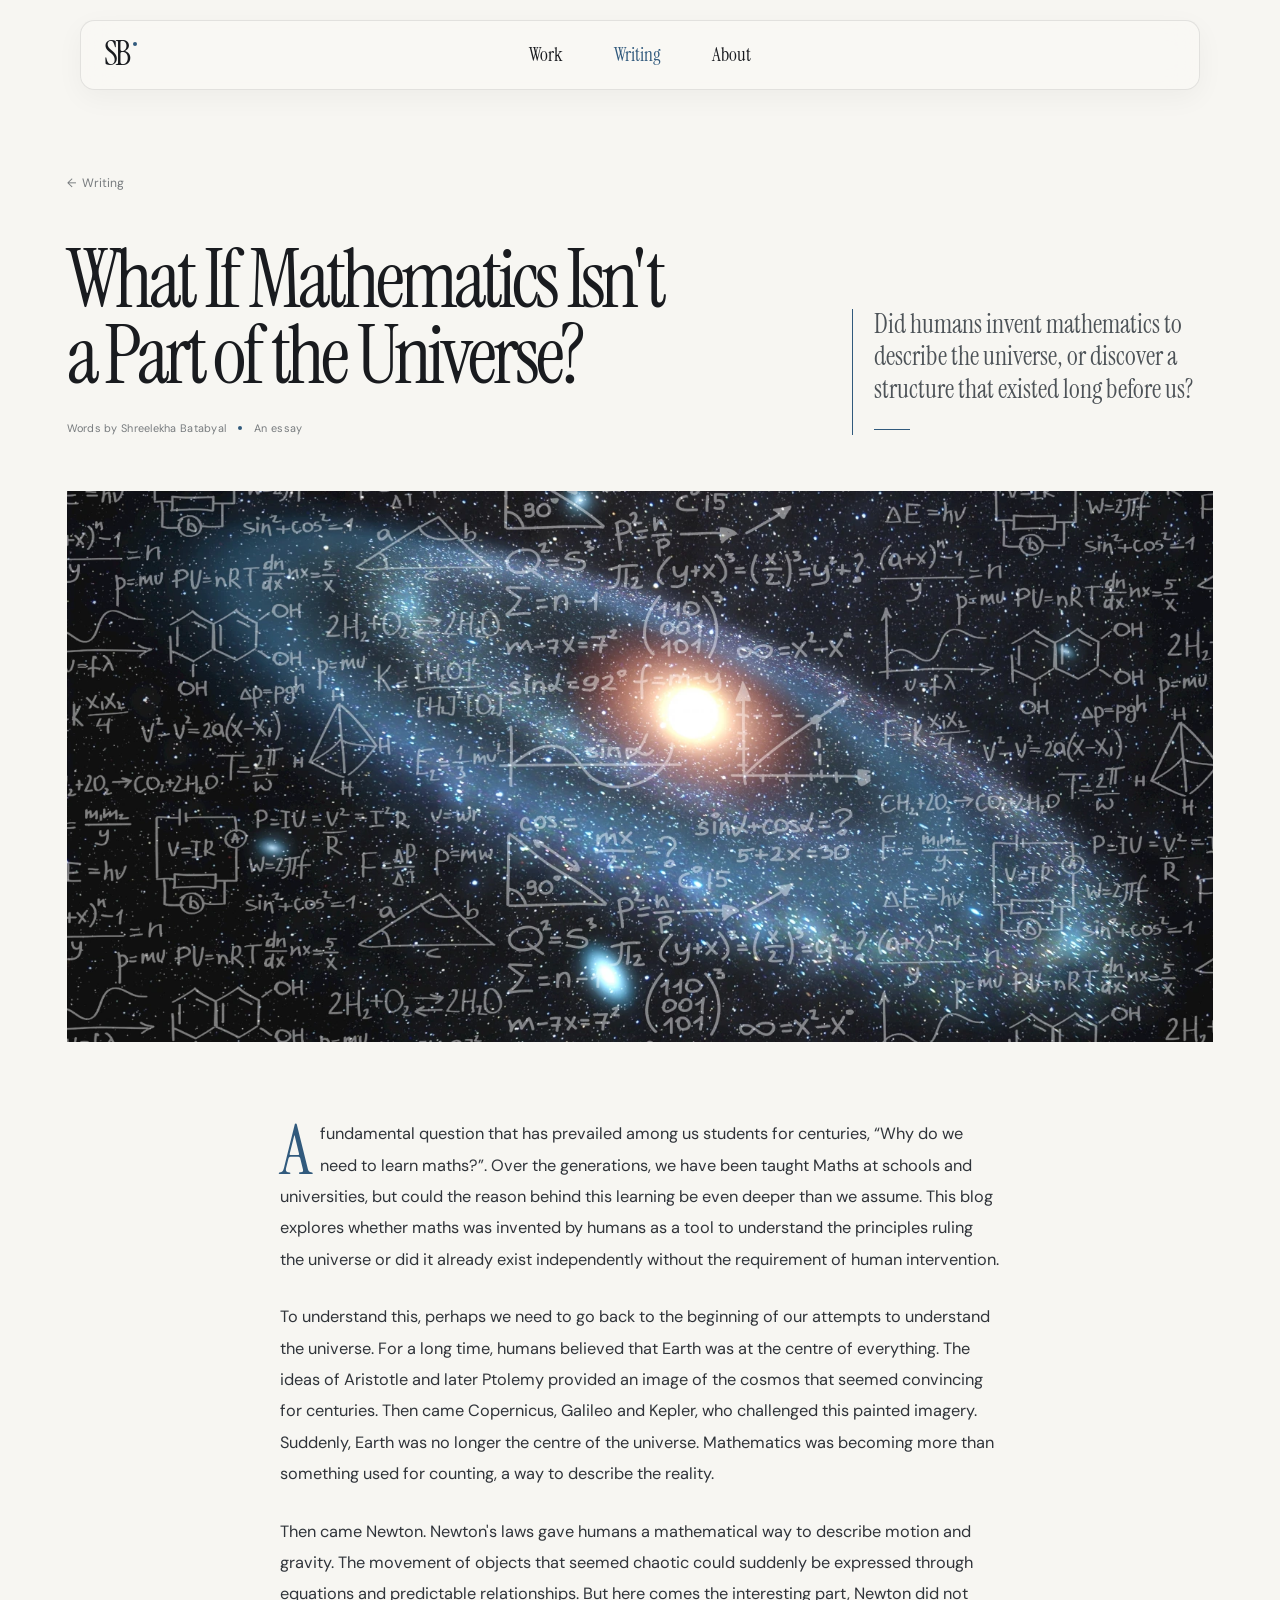
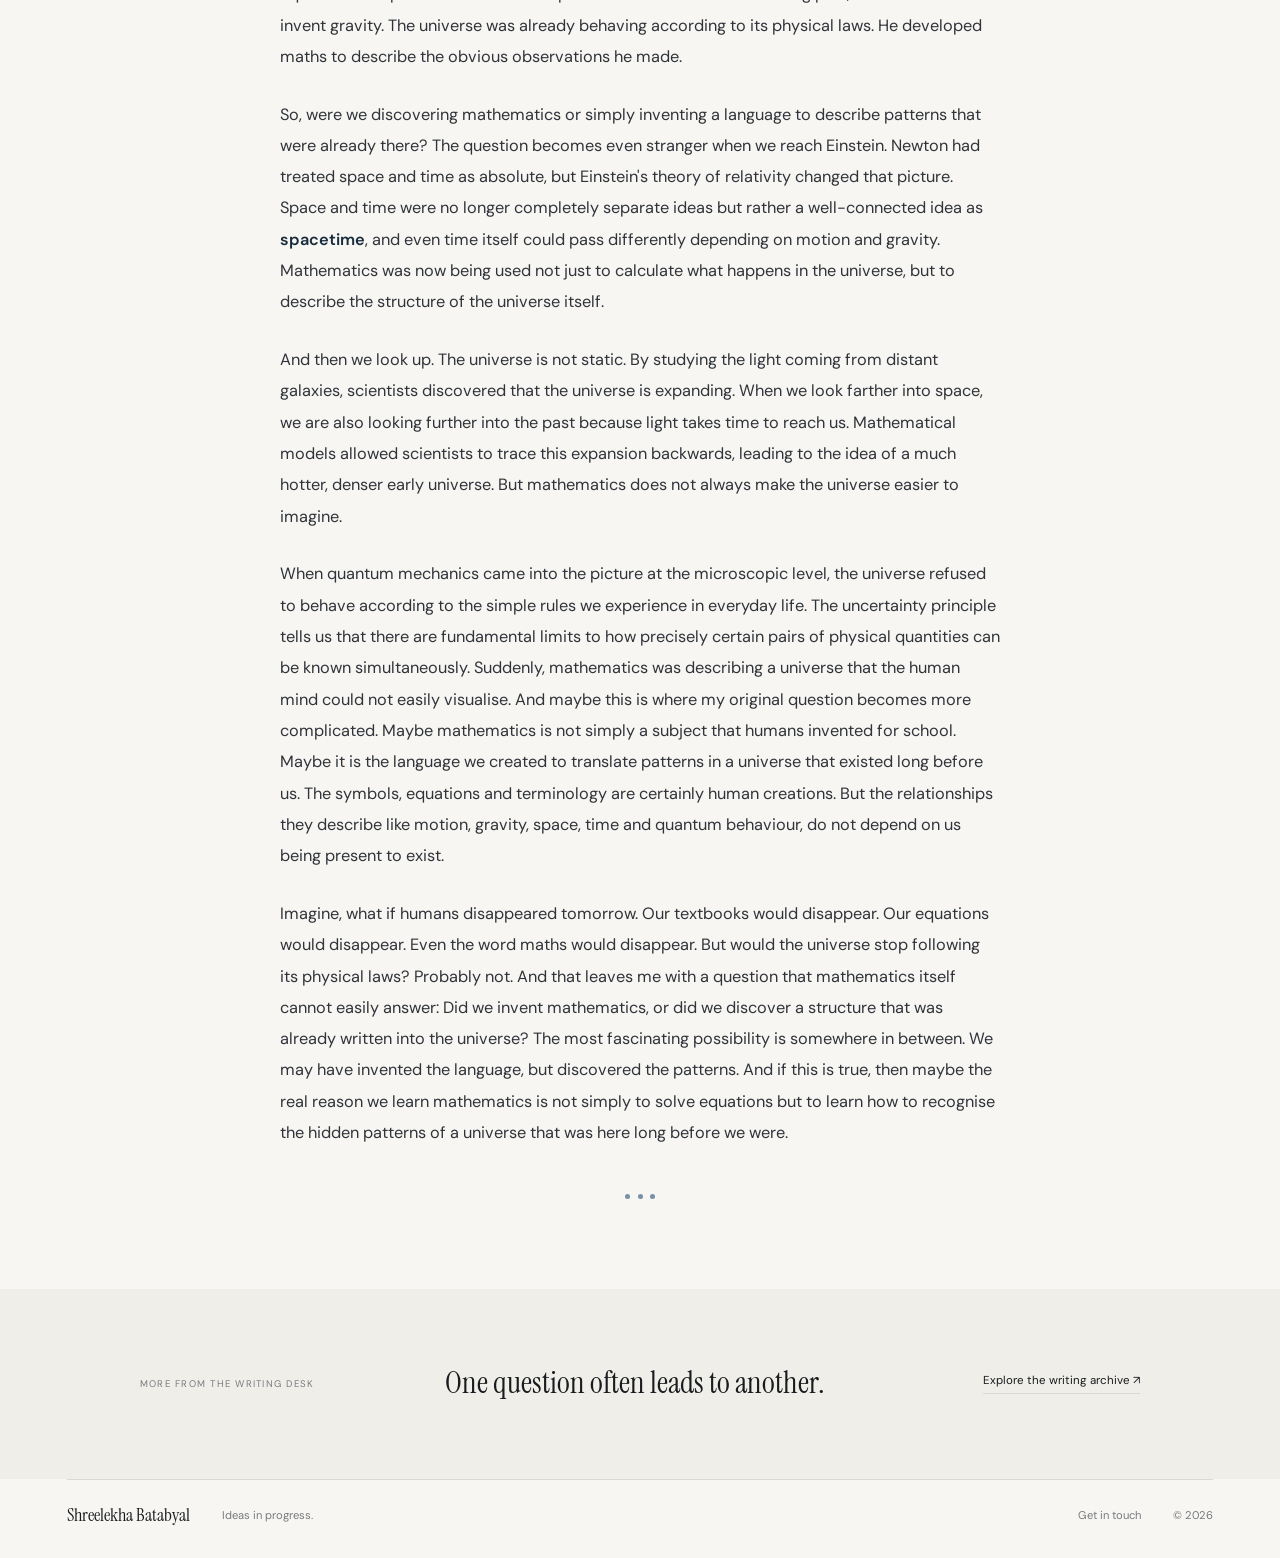
<file: blog1.html>
<!doctype html>
<html lang="en">
<head>
  <meta charset="utf-8">
  <meta name="viewport" content="width=device-width, initial-scale=1">
  <meta name="theme-color" content="#f7f6f2">
  <meta name="description" content="What If Mathematics Isn't a Part of the Universe? An essay by Shreelekha Batabyal about mathematics, physics and the patterns of the universe.">
  <title>What If Mathematics Isn't a Part of the Universe? — Shreelekha Batabyal</title>
  <link rel="preconnect" href="https://fonts.googleapis.com">
  <link rel="preconnect" href="https://fonts.gstatic.com" crossorigin>
  <link href="https://fonts.googleapis.com/css2?family=DM+Sans:wght@400;500;600&family=Instrument+Serif:ital@0;1&display=swap" rel="stylesheet">
  <link rel="stylesheet" href="styles.css">
  <link rel="stylesheet" href="blog1.css">
</head>
<body class="article-page">
  <a class="skip-link" href="#main">Skip to content</a>
  <header class="site-header article-site-header">
    <a class="monogram" href="index.html" aria-label="Shreelekha Batabyal, home"><span>SB</span><i aria-hidden="true"></i></a>
    <nav class="main-nav" aria-label="Main navigation">
      <a href="work.html">Work</a>
      <a href="writing.html" aria-current="page">Writing</a>
      <a href="index.html#about">About</a>
    </nav>
  </header>

  <main id="main">
    <article class="essay">
      <header class="essay-intro">
        <a class="essay-back" href="writing.html">←&nbsp; Writing</a>
        <div class="essay-heading-grid">
          <div class="essay-heading-main">
            <h1>What If Mathematics Isn't a Part of the Universe?</h1>
            <div class="essay-byline"><span>Words by Shreelekha Batabyal</span><span class="byline-separator"></span><span>An essay</span></div>
          </div>
          <div class="essay-deck-wrap">
            <p class="essay-deck">Did humans invent mathematics to describe the universe, or discover a structure that existed long before us?</p>
            <span class="deck-rule" aria-hidden="true"></span>
          </div>
        </div>
      </header>

      <figure class="essay-cover" aria-label="Essay cover image">
        <img src="blog1.png" alt="A visual interpretation of mathematics and the universe" onerror="this.closest('.essay-cover').classList.add('is-empty');this.remove()">
      </figure>

      <div class="essay-reading-grid">
        <div class="essay-content">
          <div class="essay-prose">
            <p>A fundamental question that has prevailed among us students for centuries, “Why do we need to learn maths?”. Over the generations, we have been taught Maths at schools and universities, but could the reason behind this learning be even deeper than we assume. This blog explores whether maths was invented by humans as a tool to understand the principles ruling the universe or did it already exist independently without the requirement of human intervention.</p>
          <p>To understand this, perhaps we need to go back to the beginning of our attempts to understand the universe. For a long time, humans believed that Earth was at the centre of everything. The ideas of Aristotle and later Ptolemy provided an image of the cosmos that seemed convincing for centuries. Then came Copernicus, Galileo and Kepler, who challenged this painted imagery. Suddenly, Earth was no longer the centre of the universe. Mathematics was becoming more than something used for counting, a way to describe the reality.</p>
          <p>Then came Newton. Newton's laws gave humans a mathematical way to describe motion and gravity. The movement of objects that seemed chaotic could suddenly be expressed through equations and predictable relationships. But here comes the interesting part, Newton did not invent gravity. The universe was already behaving according to its physical laws. He developed maths to describe the obvious observations he made.</p>
          <p>So, were we discovering mathematics or simply inventing a language to describe patterns that were already there? The question becomes even stranger when we reach Einstein. Newton had treated space and time as absolute, but Einstein's theory of relativity changed that picture. Space and time were no longer completely separate ideas but rather a well-connected idea as <strong>spacetime</strong>, and even time itself could pass differently depending on motion and gravity. Mathematics was now being used not just to calculate what happens in the universe, but to describe the structure of the universe itself.</p>
          <p>And then we look up. The universe is not static. By studying the light coming from distant galaxies, scientists discovered that the universe is expanding. When we look farther into space, we are also looking further into the past because light takes time to reach us. Mathematical models allowed scientists to trace this expansion backwards, leading to the idea of a much hotter, denser early universe. But mathematics does not always make the universe easier to imagine.</p>
          <p>When quantum mechanics came into the picture at the microscopic level, the universe refused to behave according to the simple rules we experience in everyday life. The uncertainty principle tells us that there are fundamental limits to how precisely certain pairs of physical quantities can be known simultaneously. Suddenly, mathematics was describing a universe that the human mind could not easily visualise. And maybe this is where my original question becomes more complicated. Maybe mathematics is not simply a subject that humans invented for school. Maybe it is the language we created to translate patterns in a universe that existed long before us. The symbols, equations and terminology are certainly human creations. But the relationships they describe like motion, gravity, space, time and quantum behaviour, do not depend on us being present to exist.</p>
          <p>Imagine, what if humans disappeared tomorrow. Our textbooks would disappear. Our equations would disappear. Even the word maths would disappear. But would the universe stop following its physical laws? Probably not. And that leaves me with a question that mathematics itself cannot easily answer: Did we invent mathematics, or did we discover a structure that was already written into the universe? The most fascinating possibility is somewhere in between. We may have invented the language, but discovered the patterns. And if this is true, then maybe the real reason we learn mathematics is not simply to solve equations but to learn how to recognise the hidden patterns of a universe that was here long before we were.</p>
          </div>
          <div class="essay-ending" aria-hidden="true"><span></span><span></span><span></span></div>
        </div>
      </div>

      <section class="essay-return">
        <div class="essay-return-inner">
          <p class="return-label">MORE FROM THE WRITING DESK</p>
          <p>One question often leads to another.</p>
          <a href="writing.html#essays">Explore the writing archive <span aria-hidden="true">↗</span></a>
        </div>
      </section>
    </article>
  </main>

  <footer class="site-footer">
    <a class="footer-name" href="index.html">Shreelekha Batabyal</a>
    <span>Ideas in progress.</span>
    <a href="mailto:hello@example.com">Get in touch</a>
    <span class="copyright">© <span data-year></span></span>
  </footer>
  <script>const year=document.querySelector('[data-year]');if(year)year.textContent=new Date().getFullYear();</script>
</body>
</html>
</file>
<file: styles.css>
:root{color-scheme:light;--paper:#f7f6f2;--paper-alt:#efeee8;--ink:#191b1f;--muted:#777b7e;--line:#d9d8d1;--blue:#315a7d;--blue-soft:#e3eaf0;--sage:#e8ece5;--serif:"Instrument Serif",Georgia,serif;--sans:"DM Sans",Arial,sans-serif;--page-pad:clamp(1.25rem,5.2vw,5.5rem);--ease:cubic-bezier(.2,.7,.2,1)}
*{box-sizing:border-box}html{scroll-behavior:smooth;scroll-padding-top:7rem}body{margin:0;background:var(--paper);color:var(--ink);font-family:var(--sans);-webkit-font-smoothing:antialiased}a{color:inherit;text-decoration:none}img{max-width:100%}button,input{font:inherit}a:focus-visible,button:focus-visible,input:focus-visible{outline:2px solid var(--blue);outline-offset:4px}.skip-link{position:fixed;z-index:2000;top:.7rem;left:.7rem;padding:.7rem 1rem;background:var(--ink);color:#fff;transform:translateY(-150%)}.skip-link:focus{transform:translateY(0)}
.site-header{position:fixed;z-index:1000;top:1.25rem;left:50%;transform:translateX(-50%);width:min(70rem,calc(100% - 3rem));min-height:4.35rem;padding:.65rem 1.45rem;display:grid;grid-template-columns:1fr auto 1fr;align-items:center;gap:2rem;background:rgba(249,248,244,.91);border:1px solid rgba(25,27,31,.1);border-radius:.9rem;box-shadow:0 8px 28px rgba(25,27,31,.045);backdrop-filter:blur(16px)}.monogram{display:inline-flex;align-items:flex-start;width:max-content;gap:.3rem;font:2.15rem/.9 var(--serif);letter-spacing:-.09em}.monogram i{width:.28rem;height:.28rem;margin-top:.14rem;border-radius:50%;background:var(--blue)}.main-nav{display:flex;align-items:center;gap:clamp(1.7rem,4vw,4rem)}.main-nav a{font:1.2rem var(--serif);transition:color .2s}.main-nav a:hover,.main-nav a[aria-current=page]{color:var(--blue)}.header-edition{justify-self:end;color:var(--muted);font-size:.58rem;letter-spacing:.12em}
.hero{position:relative;min-height:min(54rem,calc(100svh - 1rem));padding:9rem var(--page-pad) 4rem;display:grid;grid-template-columns:minmax(0,1.1fr) minmax(18rem,.72fr);gap:clamp(2.5rem,6vw,7rem);align-items:center;max-width:1800px;margin:auto}.hero-copy{position:relative;z-index:1;padding:1rem 0}.eyebrow,.section-index,.feature-kicker,.writing-type{margin:0;color:var(--muted);font-size:.64rem;letter-spacing:.15em;text-transform:uppercase}.eyebrow{margin-bottom:1.4rem}.hero h1{margin:0;font:400 clamp(5rem,9vw,9rem)/.78 var(--serif);letter-spacing:-.065em}.hero h1 span,.hero h1 em{display:block;font-style:normal;white-space:nowrap}.hero h1 em{margin:.12em 0 0;color:var(--blue)}.hero-tagline{margin:2rem 0 .7rem;font:clamp(1.8rem,2.6vw,2.6rem)/1.1 var(--serif);letter-spacing:-.025em}.hero-tagline em{color:var(--blue);font-weight:400}.hero-description{max-width:34rem;margin:0;color:#4d5156;font-size:1rem;line-height:1.75}.hero-bottom{display:flex;align-items:end;justify-content:space-between;gap:2rem;max-width:37rem;margin-top:2.5rem}.hero-links{display:grid;min-width:14rem;padding-left:1.15rem;border-left:1px solid #aeb8bf}.hero-links a{display:grid;grid-template-columns:2rem 1fr;gap:.8rem;align-items:center;padding:.42rem 0;font:1.22rem var(--serif);transition:color .2s}.hero-links a:hover{color:var(--blue)}.link-number{color:#9aa2a8;font: .62rem var(--sans);letter-spacing:.08em}.hero-note{margin:0 0 .25rem;color:var(--blue);font:italic 1.05rem/1.3 var(--serif)}.portrait-wrap{position:relative;z-index:1;width:100%;max-width:34rem;margin:0;justify-self:end}.portrait{display:block;width:100%;height:clamp(30rem,57vw,44rem);object-fit:cover;object-position:center 36%;filter:saturate(.82)}.portrait-wrap figcaption{display:flex;justify-content:flex-end;gap:.45rem;margin-top:.7rem;color:var(--muted);font-size:.6rem;letter-spacing:.1em;text-transform:uppercase}.hero-index{position:absolute;right:var(--page-pad);top:7rem;color:#a5a7a5;font-size:.6rem;letter-spacing:.14em}
.intro-strip{margin:0 var(--page-pad);padding:2rem 0 2.4rem;display:grid;grid-template-columns:.72fr 1.55fr auto;gap:2rem;align-items:start;border-top:1px solid var(--line);border-bottom:1px solid var(--line)}.strip-label{margin:.2rem 0;color:var(--muted);font-size:.65rem;letter-spacing:.12em;text-transform:uppercase}.intro-strip>p:nth-child(2){max-width:46rem;margin:0;font:clamp(1.35rem,2vw,2rem)/1.24 var(--serif)}.text-link{display:inline-flex;align-items:center;width:max-content;padding:.2rem 0 .35rem;border-bottom:1px solid rgba(25,27,31,.3);font-size:.78rem;transition:color .2s,border-color .2s}.intro-strip .text-link{align-self:center;padding:.85rem 1rem;border:1px solid var(--line);background:rgba(255,255,255,.25)}.intro-strip .text-link:hover{border-color:var(--blue)}.text-link:hover{color:var(--blue);border-color:var(--blue)}
.content-section{padding:clamp(4.5rem,8vw,7.5rem) var(--page-pad)}.section-heading{display:grid;grid-template-columns:1fr minmax(15rem,25rem);gap:1rem 3rem;align-items:end;margin-bottom:2.7rem}.section-index{grid-column:1/-1}.section-heading h2,.about-band h2{margin:0;font:400 clamp(2.8rem,4.5vw,4.6rem)/1.04 var(--serif);letter-spacing:-.035em}.section-heading-home h2{white-space:nowrap;font-size:clamp(2.5rem,3.1vw,3.6rem)}.section-heading h2 em,.about-band h2 em{color:var(--blue);font-weight:400}.section-description{max-width:24rem;margin:0 0 .25rem;color:var(--muted);font-size:.84rem;line-height:1.7}.feature-grid{display:grid;grid-template-columns:repeat(2,minmax(0,1fr));gap:1.2rem;align-items:stretch}.feature{display:flex;flex-direction:column;min-width:0;min-height:100%;overflow:hidden;background:var(--sage);transition:transform .3s var(--ease),background .25s}.feature-research{background:var(--blue-soft)}.feature:hover{transform:translateY(-4px)}.feature-image{height:clamp(14rem,24vw,22rem);overflow:hidden;background:#e0e3dc}.feature-image img{display:block;width:100%;height:100%;object-fit:cover;transition:transform .7s var(--ease)}.feature:hover .feature-image img{transform:scale(1.025)}.feature-content{display:flex;flex:1;flex-direction:column;align-items:flex-start;padding:clamp(1.4rem,2.5vw,2.2rem)}.feature-topline{display:flex;justify-content:space-between;align-items:center;gap:1rem;width:100%}.feature-kicker{color:#5e6b68}.feature-count{color:#7a8282;font-size:.55rem;letter-spacing:.1em;text-align:right}.feature-content h3{margin:2rem 0 .85rem;font:400 clamp(2.5rem,4vw,4rem)/.95 var(--serif);letter-spacing:-.035em}.feature-content p{max-width:30rem;margin:0;color:#4e5556;font-size:.84rem;line-height:1.75}.feature-link{margin-top:auto;padding-top:1.6rem;border-bottom:1px solid rgba(25,27,31,.3);padding-bottom:.35rem;font-size:.75rem;transition:color .2s,border-color .2s}.feature:hover .feature-link{color:var(--blue);border-color:var(--blue)}.section-end{display:flex;justify-content:space-between;gap:1rem;padding-top:1.3rem;color:var(--muted);font-size:.73rem}.section-end a{padding-bottom:.2rem;border-bottom:1px solid var(--line);transition:color .2s,border-color .2s}.section-end a:hover{color:var(--blue);border-color:var(--blue)}
.writing-section{background:var(--paper-alt)}.writing-heading{grid-template-columns:1fr minmax(15rem,25rem)}.writing-list{border-top:1px solid #cecdc6}.writing-item{display:grid;grid-template-columns:.65fr 1.7fr auto;align-items:center;gap:2rem;padding:1.35rem 0;border-bottom:1px solid #cecdc6;transition:padding .25s var(--ease),color .2s}.writing-item:hover{padding-left:.55rem;color:var(--blue)}.writing-title{font:clamp(1.45rem,2.5vw,2.25rem)/1.12 var(--serif)}.writing-action{color:var(--muted);font-size:.7rem}.writing-item:hover .writing-action{color:var(--blue)}
.about-band{padding:clamp(4.5rem,8vw,7.5rem) var(--page-pad);display:grid;grid-template-columns:1.1fr .9fr;gap:clamp(2rem,8vw,8rem);align-items:end}.about-band h2{margin-top:1.5rem;font-size:clamp(3.2rem,5vw,5rem)}.about-copy{max-width:34rem}.about-copy p{margin:0 0 1rem;font:1.22rem/1.5 var(--serif);color:#45494d}.about-copy .text-link{margin-top:.8rem}.site-footer{margin:0 var(--page-pad);padding:1.5rem 0 2rem;display:flex;align-items:center;gap:2rem;border-top:1px solid var(--line);color:var(--muted);font-size:.7rem}.footer-name{font:1.1rem var(--serif);color:var(--ink)}.site-footer>span:nth-child(2){margin-right:auto}.site-footer a:not(.footer-name):hover{color:var(--blue)}.copyright{white-space:nowrap}
@media(min-width:1600px){:root{--page-pad:max(5.5rem,calc((100vw - 1500px)/2))}}@media(max-width:1000px){.hero{grid-template-columns:minmax(0,1fr) minmax(15rem,.72fr);gap:2.5rem}.hero h1{font-size:clamp(4.8rem,8vw,7rem)}.hero-bottom{align-items:start;flex-direction:column;gap:1.2rem}.hero-note{margin-left:1.15rem}.section-heading-home h2{white-space:normal}.header-edition{display:none}.site-header{grid-template-columns:1fr auto 1fr}}
@media(max-width:720px){:root{--page-pad:1.2rem}.site-header{top:.65rem;width:calc(100% - 1.2rem);min-height:4rem;padding:.6rem .9rem;grid-template-columns:1fr auto}.main-nav{grid-column:2;gap:1.15rem}.main-nav a{font-size:1.08rem}.monogram{font-size:1.9rem}.hero{min-height:0;padding-top:7.5rem;padding-bottom:3rem;grid-template-columns:1fr;gap:2rem}.hero h1{font-size:clamp(4.2rem,15vw,6.6rem)}.hero-tagline{margin-top:1.6rem}.hero-description{max-width:33rem}.hero-bottom{flex-direction:row;align-items:end;margin-top:1.8rem}.hero-note{margin:0 0 .3rem}.portrait-wrap{width:min(100%,29rem);justify-self:end}.portrait{height:min(118vw,37rem);min-height:24rem}.hero-index{top:6rem}.intro-strip{grid-template-columns:1fr;gap:1rem;padding:1.5rem 0 1.8rem}.intro-strip>p:nth-child(2){font-size:1.55rem}.content-section{padding-top:4.2rem;padding-bottom:4.2rem}.section-heading,.writing-heading{grid-template-columns:1fr;gap:.9rem;margin-bottom:2rem}.section-heading h2,.section-heading-home h2{font-size:clamp(2.6rem,10vw,3.7rem);white-space:normal}.section-description{max-width:30rem}.feature-grid{grid-template-columns:1fr;gap:1rem}.feature-image{height:clamp(14rem,58vw,22rem)}.feature-content{min-height:15rem;padding:1.35rem}.feature-content h3{font-size:3rem;margin-top:1.5rem}.feature-count{font-size:.48rem}.section-end{align-items:flex-start;flex-direction:column}.writing-item{grid-template-columns:1fr auto;gap:.5rem 1rem;padding:1rem 0}.writing-type{grid-column:1}.writing-title{grid-column:1;font-size:1.6rem}.writing-action{grid-column:2;grid-row:1/3}.about-band{grid-template-columns:1fr;gap:2rem;padding-top:4.2rem;padding-bottom:4.2rem}.about-band h2{font-size:3.7rem}.about-copy p{font-size:1.15rem}.site-footer{flex-wrap:wrap;gap:.9rem 1.2rem}.site-footer>span:nth-child(2){margin-right:0}}
@media(max-width:390px){.main-nav{gap:.85rem}.main-nav a{font-size:1rem}.hero h1{font-size:3.8rem}.hero-bottom{flex-direction:column;align-items:flex-start}.hero-note{margin-left:1.15rem}.feature-topline{align-items:flex-start;flex-direction:column}.feature-count{text-align:left}}
@media(prefers-reduced-motion:reduce){*,*::before,*::after{scroll-behavior:auto!important;transition-duration:.01ms!important;animation-duration:.01ms!important;animation-iteration-count:1!important}}

/* Custom visual panels keep the archive personal without relying on generic stock imagery. */
.feature-visual-community{position:relative;display:flex;align-items:center;justify-content:center;overflow:hidden;background:#e5eae3;color:#315a7d}.visual-orbit{position:absolute;width:18rem;height:18rem;border:1px solid #315a7d35;border-radius:50%}.orbit-one{transform:translate(-22%,8%) scale(1.2)}.orbit-two{transform:translate(22%,-8%) scale(.78)}.visual-word{position:relative;z-index:1;font:clamp(3rem,5vw,5rem)/.78 var(--serif);letter-spacing:-.045em;text-align:center}.visual-word em{color:#718b79;font-weight:400}.visual-caption{position:absolute;bottom:1.1rem;left:1.2rem;color:#60716a;font-size:.56rem;letter-spacing:.14em}
</file>
<file: blog1.css>
/* Article page: an editorial reading layout within the existing site identity */
.article-page { --essay-reading-width: 720px; }
.article-site-header { grid-template-columns: 1fr auto 1fr; }
.article-site-header .header-edition { justify-self:end; }
.essay { padding-top: 7.5rem; }
.essay-intro { width:min(1240px,calc(100% - 2 * var(--page-pad))); margin:0 auto; padding:clamp(2.2rem,4vw,3.8rem) 0 2.5rem; }
.essay-back { display:inline-block; margin-bottom:clamp(2.2rem,4vw,3.5rem); color:var(--muted); font-size:.76rem; transition:color .2s ease; }
.essay-back:hover { color:var(--blue); }
.essay-heading-grid { display:grid; grid-template-columns:minmax(0,1.25fr) minmax(240px,.65fr); gap:clamp(2.5rem,7vw,7rem); align-items:end; }
.essay-heading-main h1 { max-width:850px; margin:0; font:400 clamp(3.6rem,6.3vw,6.5rem)/.94 var(--serif); letter-spacing:-.052em; text-wrap:balance; }
.essay-byline { display:flex; align-items:center; gap:.75rem; margin-top:1.7rem; color:var(--muted); font-size:.68rem; letter-spacing:.025em; }
.byline-separator { width:4px; height:4px; border-radius:50%; background:var(--blue); }
.essay-deck-wrap { padding:0 0 .3rem 1.35rem; border-left:1px solid var(--blue); }
.essay-deck { max-width:390px; margin:0; color:#4d5358; font:clamp(1.35rem,2vw,1.85rem)/1.28 var(--serif); }
.deck-rule { display:block; width:2.2rem; height:1px; margin-top:1.4rem; background:var(--blue); }
.essay-cover { position:relative; width:min(1440px,calc(100% - 2 * var(--page-pad))); height:clamp(300px,43vw,590px); margin:1rem auto 0; overflow:hidden; background:#e6e9e2; }
.essay-cover img { display:block; width:100%; height:100%; object-fit:cover; object-position:center; }
.essay-cover.is-empty { display:grid; place-items:center; background:linear-gradient(115deg,#e6e9e2 0%,#dce3dc 48%,#e9e9df 100%); }
.essay-cover.is-empty::before { content:"Your image will appear here"; color:#69746f; font:italic clamp(1.2rem,2vw,1.65rem) var(--serif); }
.essay-reading-grid { display:grid; grid-template-columns:minmax(0,var(--essay-reading-width)); justify-content:center; width:min(1180px,calc(100% - 2 * var(--page-pad))); margin:0 auto; padding:clamp(3.5rem,6vw,5.5rem) 0 clamp(4rem,7vw,6rem); }
.essay-content { min-width:0; }
.essay-prose p { margin:0 0 1.65rem; color:#30343a; font-size:1.02rem; line-height:1.92; }
.essay-prose p:first-child::first-letter { float:left; padding:.08em .12em 0 0; color:var(--blue); font:4.3rem/.78 var(--serif); }
.essay-prose strong { color:#172b3d; font-weight:600; }
.essay-ending { display:flex; justify-content:center; gap:.45rem; padding-top:1.2rem; }
.essay-ending span { width:5px; height:5px; border-radius:50%; background:var(--blue); opacity:.65; }
.essay-return { padding:clamp(3.5rem,6vw,5rem) var(--page-pad); background:var(--paper-alt); }
.essay-return-inner { width:min(1000px,100%); margin:0 auto; display:grid; grid-template-columns:.7fr 1.3fr auto; gap:2rem; align-items:center; }
.return-label { margin:0; color:var(--muted); font-size:.6rem; letter-spacing:.13em; }
.essay-return-inner>p:nth-child(2) { margin:0; font:clamp(1.5rem,2.4vw,2.2rem)/1.2 var(--serif); }
.essay-return-inner a { width:max-content; padding-bottom:.3rem; border-bottom:1px solid var(--line); font-size:.72rem; transition:color .2s,border-color .2s; }
.essay-return-inner a:hover { color:var(--blue); border-color:var(--blue); }
@media(max-width:900px) {
  .essay-heading-grid { grid-template-columns:1fr; gap:1.5rem; }
  .essay-heading-main h1 { max-width:900px; }
  .essay-deck-wrap { max-width:580px; }
  .essay-return-inner { grid-template-columns:1fr; gap:1rem; }
}
@media(max-width:720px) {
  .essay { padding-top:6.6rem; }
  .essay-intro { padding-top:1.8rem; padding-bottom:1.7rem; }
  .essay-back { margin-bottom:2rem; }
  .essay-heading-main h1 { font-size:clamp(3.25rem,12.5vw,5rem); line-height:.98; }
  .essay-category { font-size:.58rem; }
  .essay-deck { font-size:1.35rem; }
  .essay-cover { width:calc(100% - 2 * var(--page-pad)); height:clamp(230px,65vw,390px); margin-top:.5rem; }
  .essay-reading-grid { padding-top:2.5rem; }
  .essay-prose p { font-size:.97rem; line-height:1.85; margin-bottom:1.35rem; }
  .essay-prose p:first-child::first-letter { font-size:3.7rem; }
}
</file>
